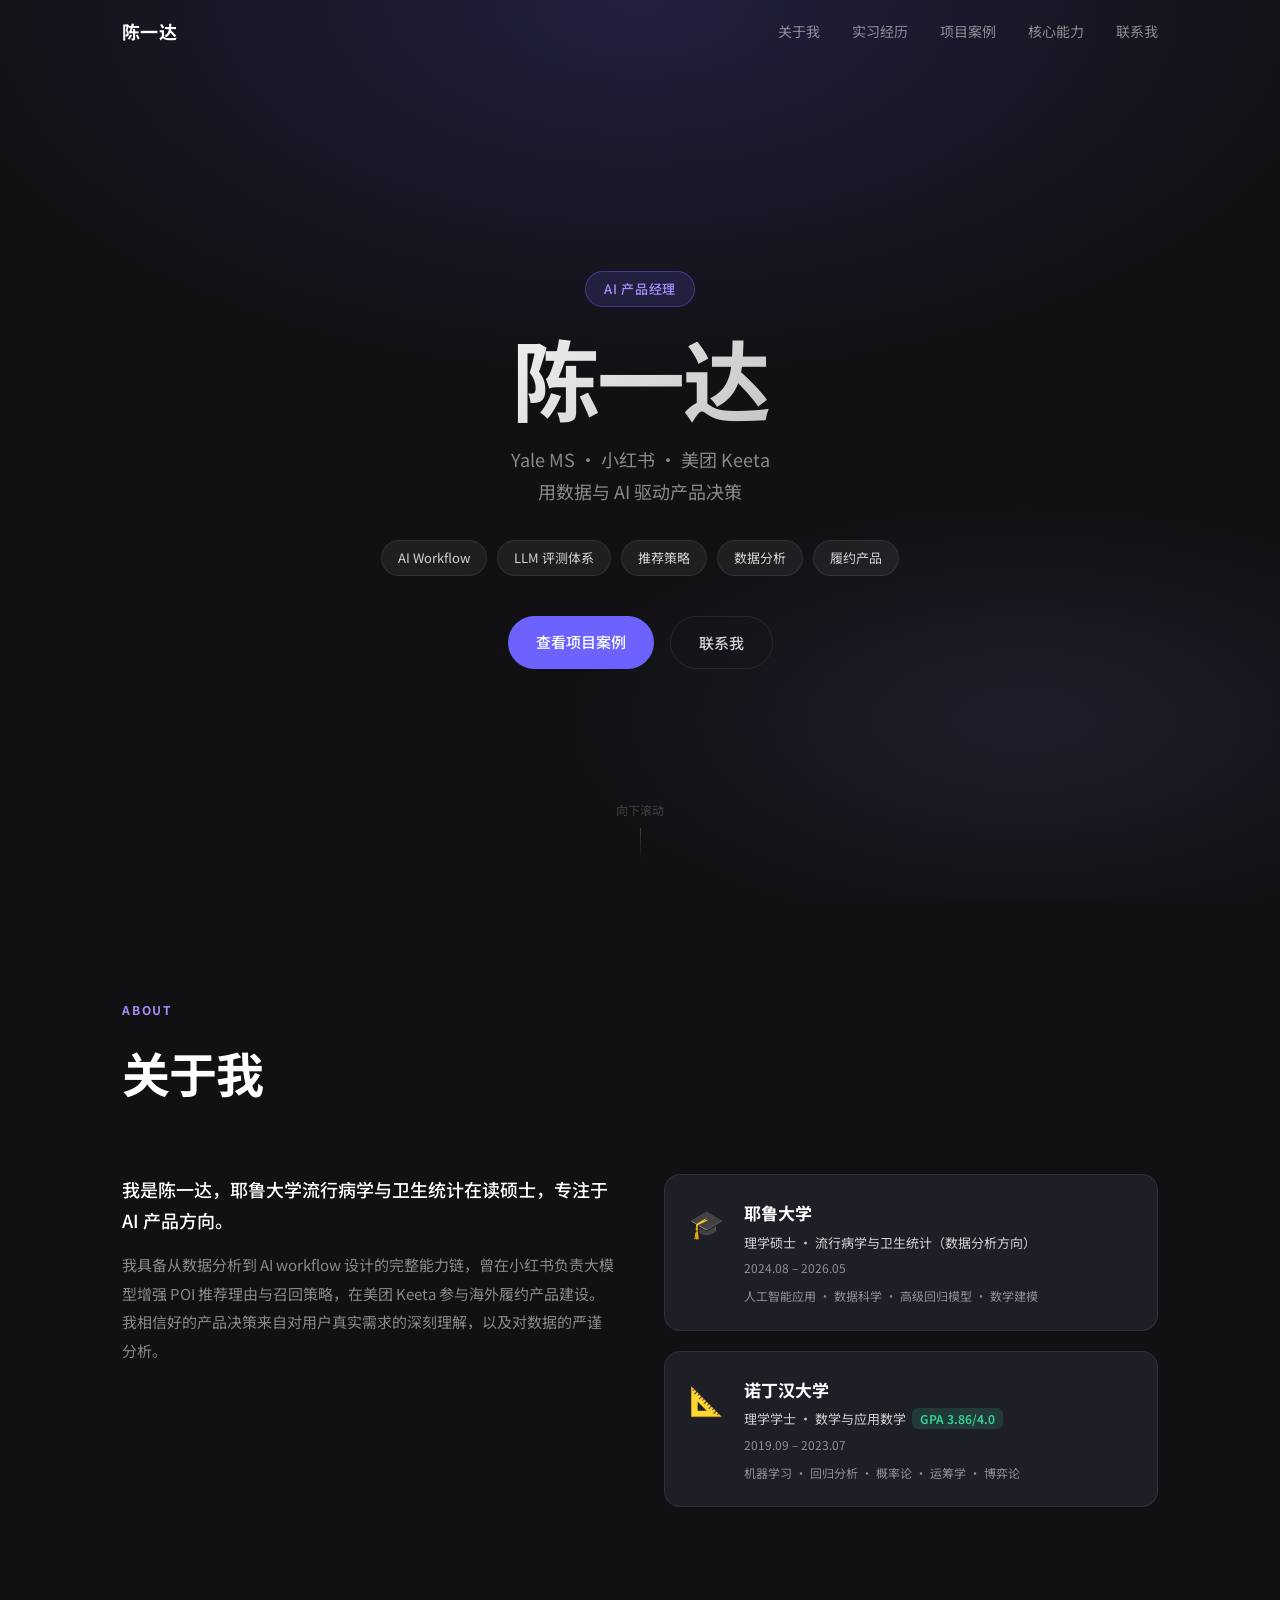
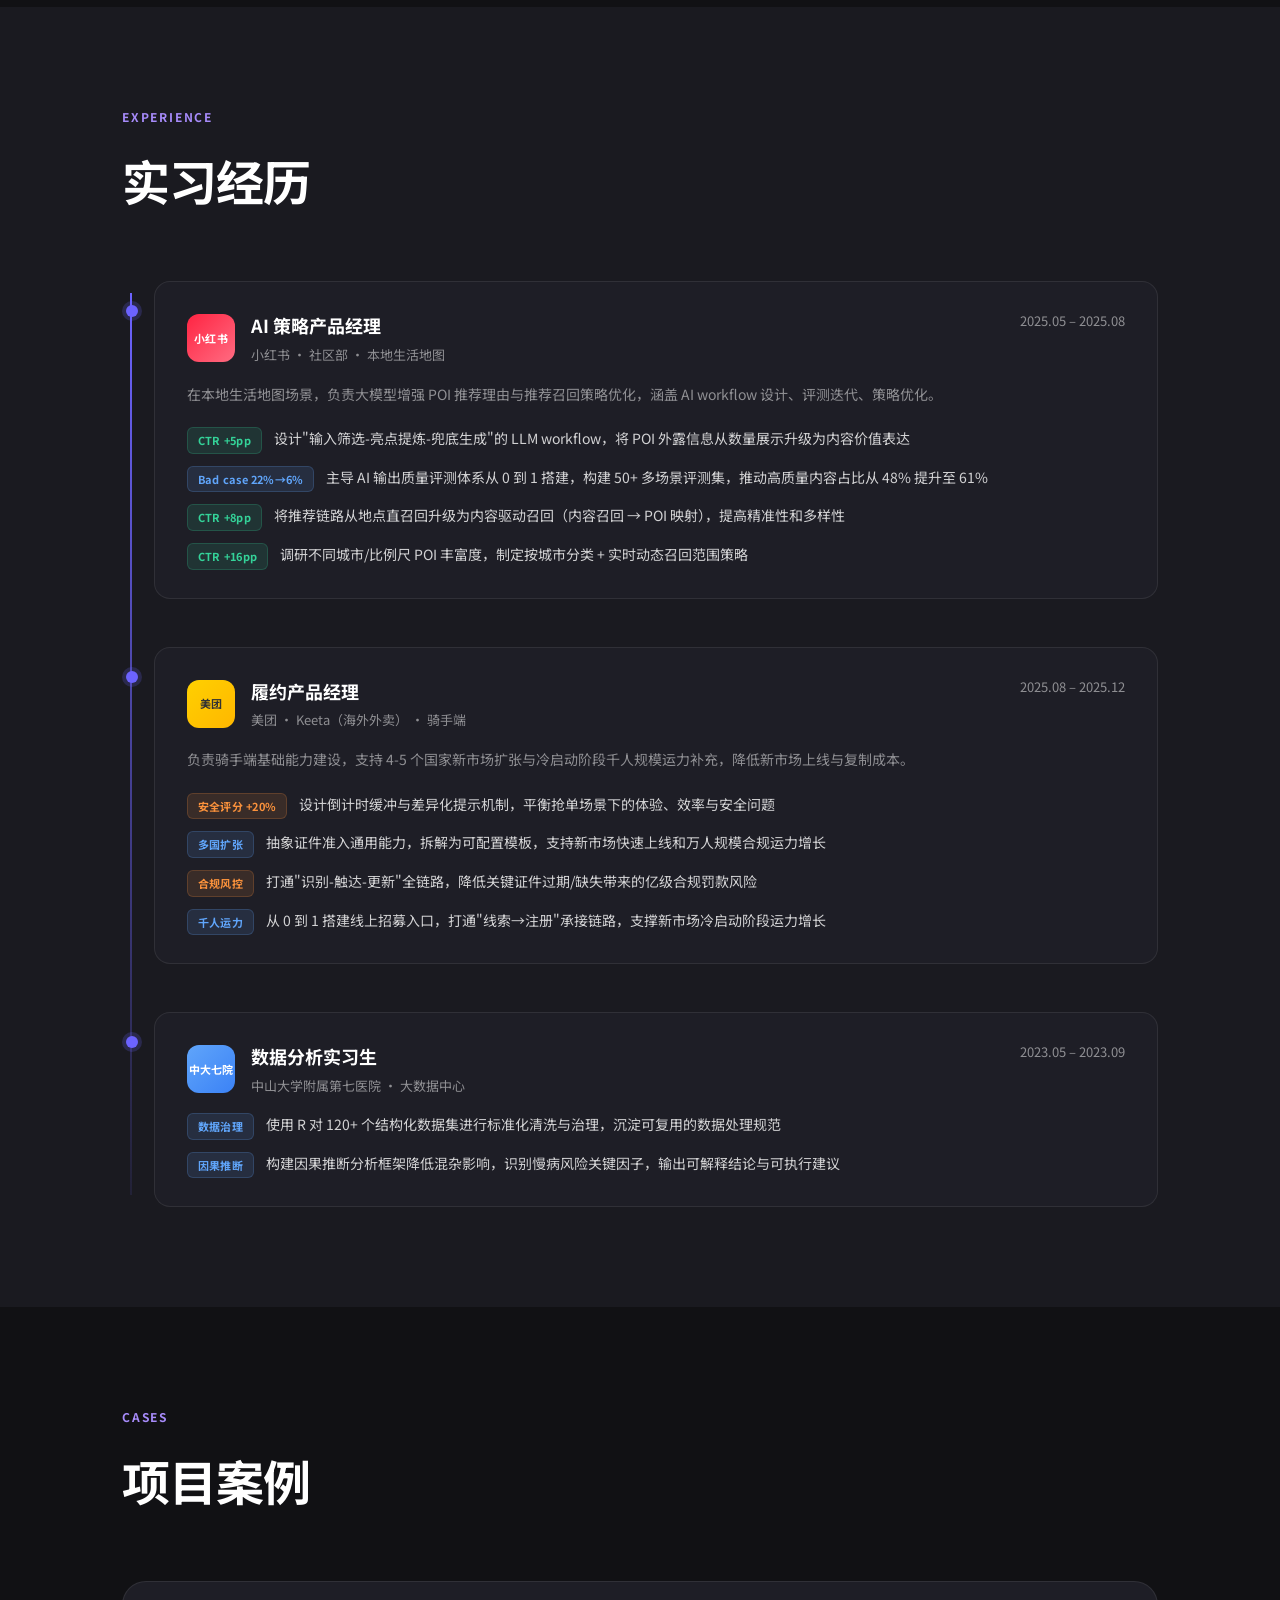
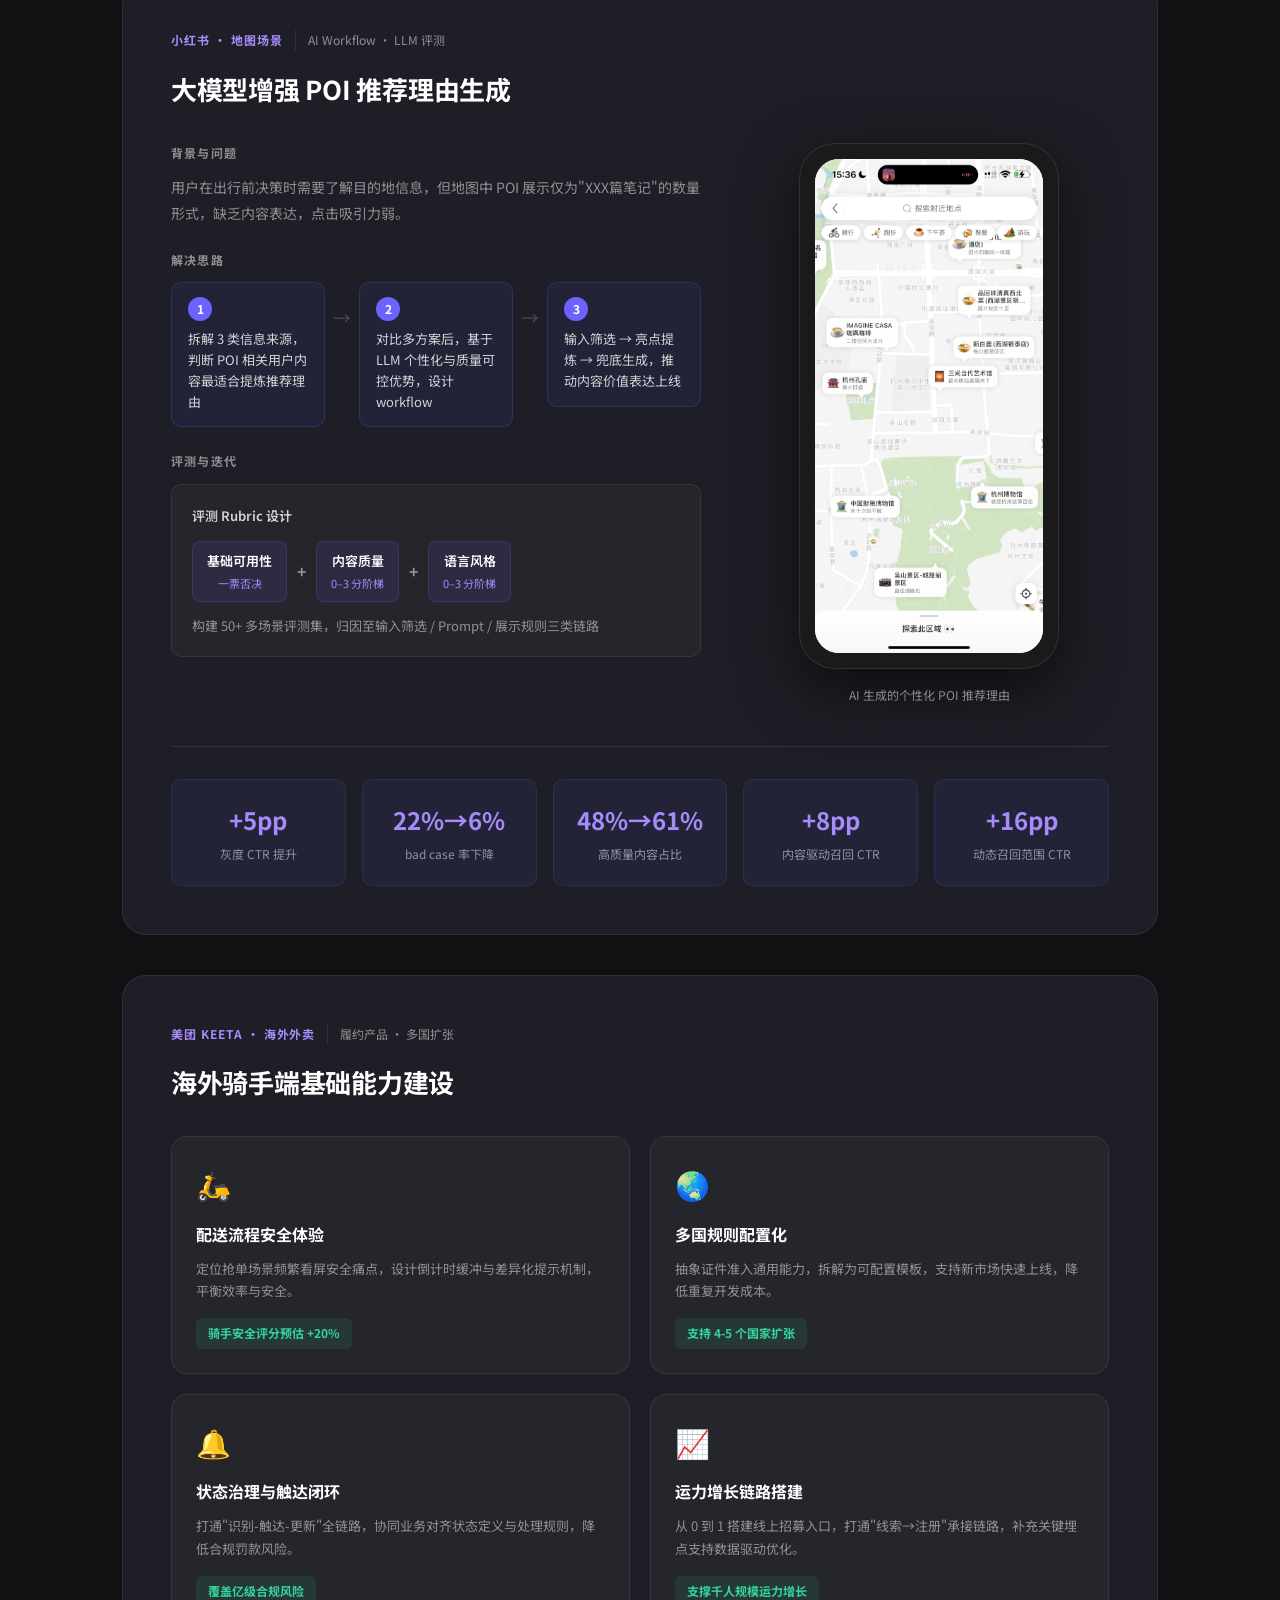
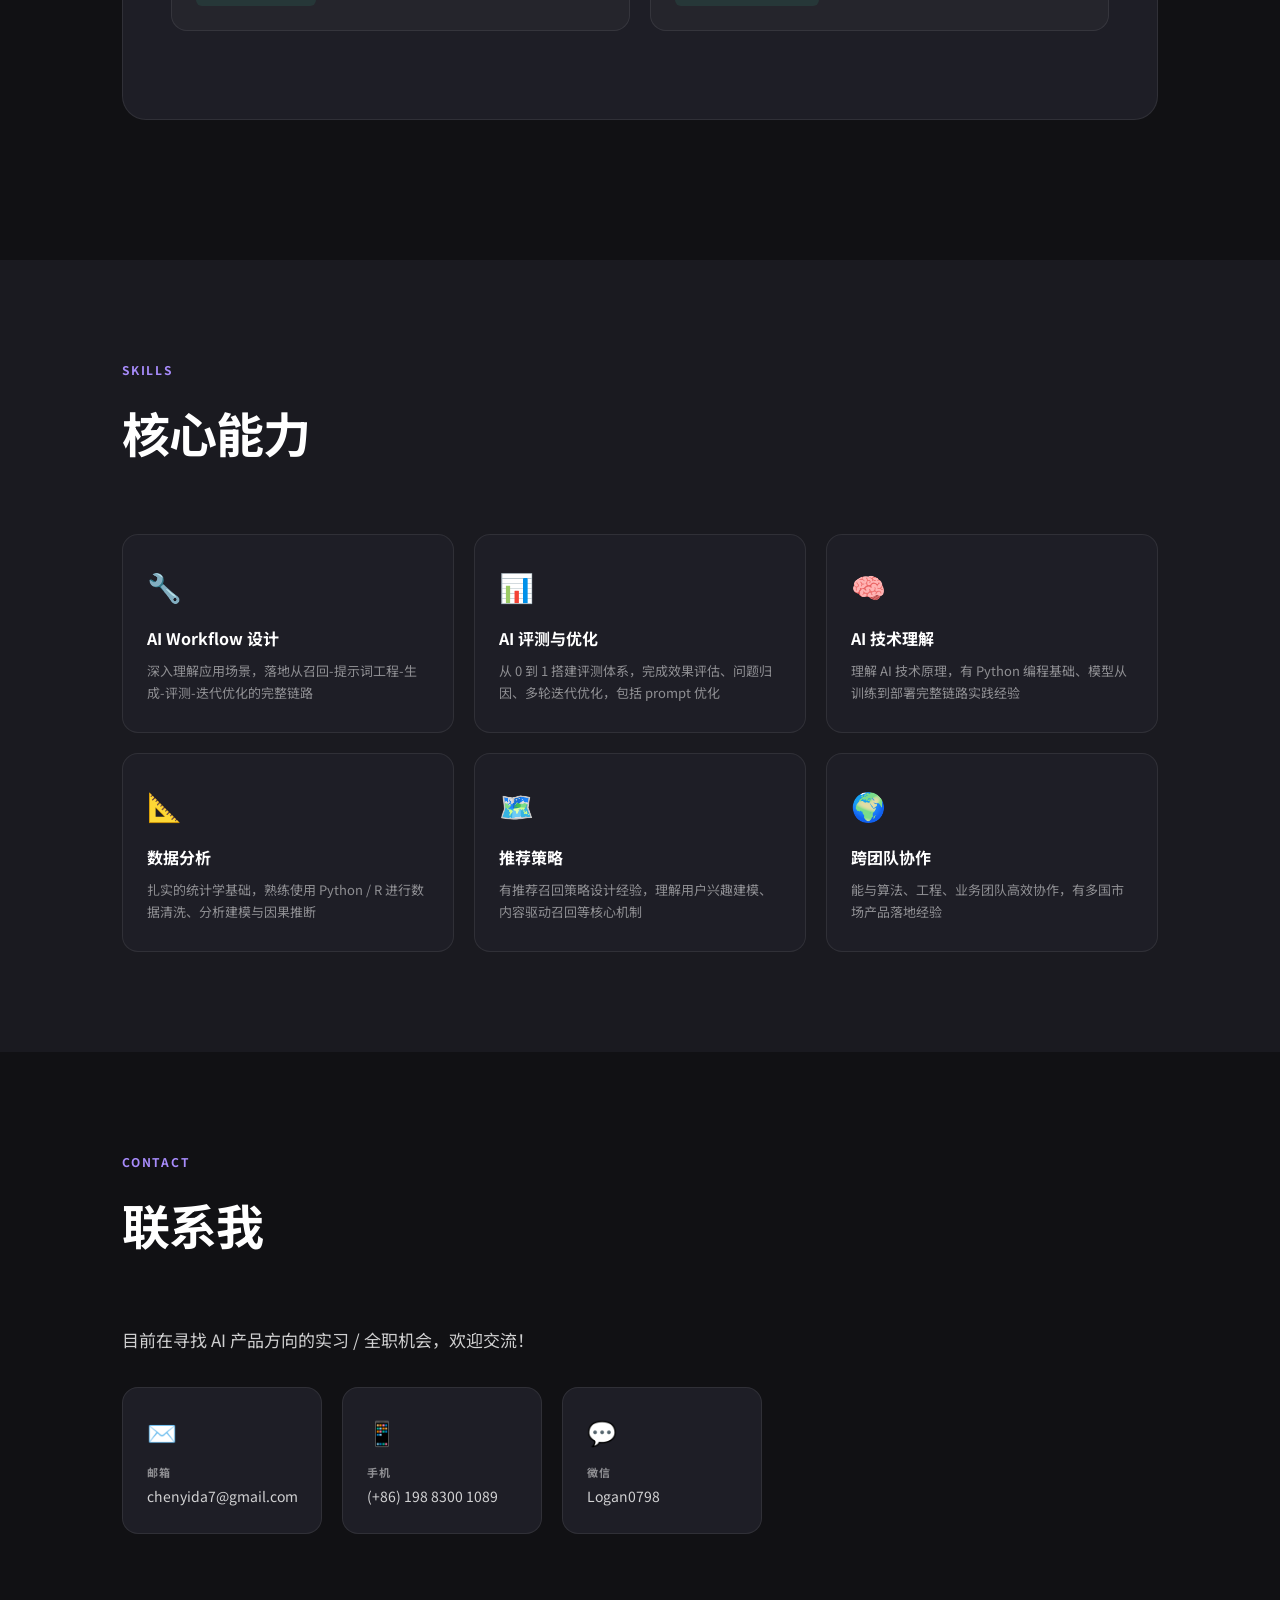
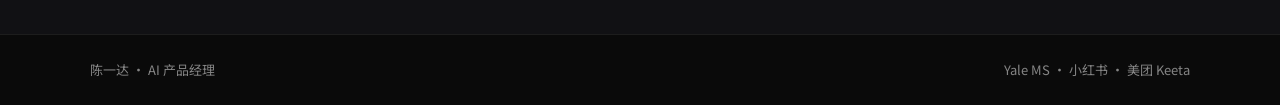
<file: index.html>
<!DOCTYPE html>
<html lang="zh-CN">
<head>
  <meta charset="UTF-8" />
  <meta name="viewport" content="width=device-width, initial-scale=1.0" />
  <title>陈一达 · AI产品经理</title>
  <link rel="preconnect" href="https://fonts.googleapis.com" />
  <link rel="preconnect" href="https://fonts.gstatic.com" crossorigin />
  <link href="https://fonts.googleapis.com/css2?family=Noto+Sans+SC:wght@300;400;500;700&display=swap" rel="stylesheet" />
  <link rel="stylesheet" href="style.css" />
</head>
<body>

  <!-- 导航栏 -->
  <nav class="nav" id="nav">
    <div class="nav-inner">
      <span class="nav-logo">陈一达</span>
      <ul class="nav-links">
        <li><a href="#about">关于我</a></li>
        <li><a href="#experience">实习经历</a></li>
        <li><a href="#cases">项目案例</a></li>
        <li><a href="#skills">核心能力</a></li>
        <li><a href="#contact">联系我</a></li>
      </ul>
    </div>
  </nav>

  <!-- Hero -->
  <section class="hero" id="hero">
    <div class="hero-bg"></div>
    <div class="hero-content">
      <div class="hero-tag">AI 产品经理</div>
      <h1 class="hero-name">陈一达</h1>
      <p class="hero-sub">Yale MS · 小红书 · 美团 Keeta<br/>用数据与 AI 驱动产品决策</p>
      <div class="hero-chips">
        <span class="chip">AI Workflow</span>
        <span class="chip">LLM 评测体系</span>
        <span class="chip">推荐策略</span>
        <span class="chip">数据分析</span>
        <span class="chip">履约产品</span>
      </div>
      <div class="hero-actions">
        <a href="#cases" class="btn btn-primary">查看项目案例</a>
        <a href="#contact" class="btn btn-ghost">联系我</a>
      </div>
    </div>
    <div class="hero-scroll">
      <span>向下滚动</span>
      <div class="scroll-arrow"></div>
    </div>
  </section>

  <!-- 关于我 -->
  <section class="section" id="about">
    <div class="container">
      <div class="section-header">
        <div class="section-label">ABOUT</div>
        <h2 class="section-title">关于我</h2>
      </div>
      <div class="about-grid">
        <div class="about-intro">
          <p class="about-lead">我是陈一达，耶鲁大学流行病学与卫生统计在读硕士，专注于 AI 产品方向。</p>
          <p class="about-text">我具备从数据分析到 AI workflow 设计的完整能力链，曾在小红书负责大模型增强 POI 推荐理由与召回策略，在美团 Keeta 参与海外履约产品建设。我相信好的产品决策来自对用户真实需求的深刻理解，以及对数据的严谨分析。</p>
        </div>
        <div class="edu-cards">
          <div class="edu-card">
            <div class="edu-icon">🎓</div>
            <div class="edu-info">
              <div class="edu-school">耶鲁大学</div>
              <div class="edu-degree">理学硕士 · 流行病学与卫生统计（数据分析方向）</div>
              <div class="edu-year">2024.08 – 2026.05</div>
              <div class="edu-courses">人工智能应用 · 数据科学 · 高级回归模型 · 数学建模</div>
            </div>
          </div>
          <div class="edu-card">
            <div class="edu-icon">📐</div>
            <div class="edu-info">
              <div class="edu-school">诺丁汉大学</div>
              <div class="edu-degree">理学学士 · 数学与应用数学 &nbsp;<span class="gpa">GPA 3.86/4.0</span></div>
              <div class="edu-year">2019.09 – 2023.07</div>
              <div class="edu-courses">机器学习 · 回归分析 · 概率论 · 运筹学 · 博弈论</div>
            </div>
          </div>
        </div>
      </div>
    </div>
  </section>

  <!-- 实习经历 -->
  <section class="section section-dark" id="experience">
    <div class="container">
      <div class="section-header">
        <div class="section-label">EXPERIENCE</div>
        <h2 class="section-title">实习经历</h2>
      </div>
      <div class="timeline">

        <!-- 小红书 -->
        <div class="timeline-item">
          <div class="timeline-dot"></div>
          <div class="timeline-card">
            <div class="exp-header">
              <div class="exp-company-wrap">
                <div class="exp-company-logo xhs-logo">小红书</div>
                <div>
                  <div class="exp-title">AI 策略产品经理</div>
                  <div class="exp-meta">小红书 · 社区部 · 本地生活地图</div>
                </div>
              </div>
              <div class="exp-date">2025.05 – 2025.08</div>
            </div>
            <p class="exp-overview">在本地生活地图场景，负责大模型增强 POI 推荐理由与推荐召回策略优化，涵盖 AI workflow 设计、评测迭代、策略优化。</p>
            <div class="exp-bullets">
              <div class="bullet-item">
                <div class="bullet-tag tag-green">CTR +5pp</div>
                <div class="bullet-text">设计"输入筛选-亮点提炼-兜底生成"的 LLM workflow，将 POI 外露信息从数量展示升级为内容价值表达</div>
              </div>
              <div class="bullet-item">
                <div class="bullet-tag tag-blue">Bad case 22%→6%</div>
                <div class="bullet-text">主导 AI 输出质量评测体系从 0 到 1 搭建，构建 50+ 多场景评测集，推动高质量内容占比从 48% 提升至 61%</div>
              </div>
              <div class="bullet-item">
                <div class="bullet-tag tag-green">CTR +8pp</div>
                <div class="bullet-text">将推荐链路从地点直召回升级为内容驱动召回（内容召回 → POI 映射），提高精准性和多样性</div>
              </div>
              <div class="bullet-item">
                <div class="bullet-tag tag-green">CTR +16pp</div>
                <div class="bullet-text">调研不同城市/比例尺 POI 丰富度，制定按城市分类 + 实时动态召回范围策略</div>
              </div>
            </div>
          </div>
        </div>

        <!-- 美团 -->
        <div class="timeline-item">
          <div class="timeline-dot"></div>
          <div class="timeline-card">
            <div class="exp-header">
              <div class="exp-company-wrap">
                <div class="exp-company-logo meituan-logo">美团</div>
                <div>
                  <div class="exp-title">履约产品经理</div>
                  <div class="exp-meta">美团 · Keeta（海外外卖） · 骑手端</div>
                </div>
              </div>
              <div class="exp-date">2025.08 – 2025.12</div>
            </div>
            <p class="exp-overview">负责骑手端基础能力建设，支持 4-5 个国家新市场扩张与冷启动阶段千人规模运力补充，降低新市场上线与复制成本。</p>
            <div class="exp-bullets">
              <div class="bullet-item">
                <div class="bullet-tag tag-orange">安全评分 +20%</div>
                <div class="bullet-text">设计倒计时缓冲与差异化提示机制，平衡抢单场景下的体验、效率与安全问题</div>
              </div>
              <div class="bullet-item">
                <div class="bullet-tag tag-blue">多国扩张</div>
                <div class="bullet-text">抽象证件准入通用能力，拆解为可配置模板，支持新市场快速上线和万人规模合规运力增长</div>
              </div>
              <div class="bullet-item">
                <div class="bullet-tag tag-orange">合规风控</div>
                <div class="bullet-text">打通"识别-触达-更新"全链路，降低关键证件过期/缺失带来的亿级合规罚款风险</div>
              </div>
              <div class="bullet-item">
                <div class="bullet-tag tag-blue">千人运力</div>
                <div class="bullet-text">从 0 到 1 搭建线上招募入口，打通"线索→注册"承接链路，支撑新市场冷启动阶段运力增长</div>
              </div>
            </div>
          </div>
        </div>

        <!-- 中山大学附属医院 -->
        <div class="timeline-item">
          <div class="timeline-dot"></div>
          <div class="timeline-card">
            <div class="exp-header">
              <div class="exp-company-wrap">
                <div class="exp-company-logo hospital-logo">中大七院</div>
                <div>
                  <div class="exp-title">数据分析实习生</div>
                  <div class="exp-meta">中山大学附属第七医院 · 大数据中心</div>
                </div>
              </div>
              <div class="exp-date">2023.05 – 2023.09</div>
            </div>
            <div class="exp-bullets">
              <div class="bullet-item">
                <div class="bullet-tag tag-blue">数据治理</div>
                <div class="bullet-text">使用 R 对 120+ 个结构化数据集进行标准化清洗与治理，沉淀可复用的数据处理规范</div>
              </div>
              <div class="bullet-item">
                <div class="bullet-tag tag-blue">因果推断</div>
                <div class="bullet-text">构建因果推断分析框架降低混杂影响，识别慢病风险关键因子，输出可解释结论与可执行建议</div>
              </div>
            </div>
          </div>
        </div>

      </div>
    </div>
  </section>

  <!-- 项目案例 -->
  <section class="section" id="cases">
    <div class="container">
      <div class="section-header">
        <div class="section-label">CASES</div>
        <h2 class="section-title">项目案例</h2>
      </div>

      <!-- 案例1 -->
      <div class="case-block">
        <div class="case-meta">
          <span class="case-company">小红书 · 地图场景</span>
          <span class="case-type">AI Workflow · LLM 评测</span>
        </div>
        <h3 class="case-title">大模型增强 POI 推荐理由生成</h3>
        <div class="case-grid">
          <div class="case-left">
            <div class="case-section-title">背景与问题</div>
            <p class="case-desc">用户在出行前决策时需要了解目的地信息，但地图中 POI 展示仅为"XXX篇笔记"的数量形式，缺乏内容表达，点击吸引力弱。</p>

            <div class="case-section-title">解决思路</div>
            <div class="flow-steps">
              <div class="flow-step">
                <div class="flow-num">1</div>
                <div class="flow-text">拆解 3 类信息来源，判断 POI 相关用户内容最适合提炼推荐理由</div>
              </div>
              <div class="flow-arrow">→</div>
              <div class="flow-step">
                <div class="flow-num">2</div>
                <div class="flow-text">对比多方案后，基于 LLM 个性化与质量可控优势，设计 workflow</div>
              </div>
              <div class="flow-arrow">→</div>
              <div class="flow-step">
                <div class="flow-num">3</div>
                <div class="flow-text">输入筛选 → 亮点提炼 → 兜底生成，推动内容价值表达上线</div>
              </div>
            </div>

            <div class="case-section-title" style="margin-top:24px">评测与迭代</div>
            <div class="rubric-box">
              <div class="rubric-title">评测 Rubric 设计</div>
              <div class="rubric-dims">
                <div class="rubric-dim">
                  <div class="dim-label">基础可用性</div>
                  <div class="dim-rule">一票否决</div>
                </div>
                <div class="rubric-sep">+</div>
                <div class="rubric-dim">
                  <div class="dim-label">内容质量</div>
                  <div class="dim-rule">0–3 分阶梯</div>
                </div>
                <div class="rubric-sep">+</div>
                <div class="rubric-dim">
                  <div class="dim-label">语言风格</div>
                  <div class="dim-rule">0–3 分阶梯</div>
                </div>
              </div>
              <div class="rubric-result">构建 50+ 多场景评测集，归因至输入筛选 / Prompt / 展示规则三类链路</div>
            </div>
          </div>
          <div class="case-right">
            <div class="case-phone-wrap">
              <div class="phone-frame">
                <div class="phone-screen phone-screen-img">
                  <img src="images/xhs-map.png" alt="小红书地图 AI 生成 POI 推荐理由" class="phone-screenshot" />
                </div>
              </div>
              <div class="phone-caption">AI 生成的个性化 POI 推荐理由</div>
            </div>
          </div>
        </div>
        <div class="case-results">
          <div class="result-card">
            <div class="result-num">+5pp</div>
            <div class="result-label">灰度 CTR 提升</div>
          </div>
          <div class="result-card">
            <div class="result-num">22%→6%</div>
            <div class="result-label">bad case 率下降</div>
          </div>
          <div class="result-card">
            <div class="result-num">48%→61%</div>
            <div class="result-label">高质量内容占比</div>
          </div>
          <div class="result-card">
            <div class="result-num">+8pp</div>
            <div class="result-label">内容驱动召回 CTR</div>
          </div>
          <div class="result-card">
            <div class="result-num">+16pp</div>
            <div class="result-label">动态召回范围 CTR</div>
          </div>
        </div>
      </div>

      <!-- 案例2 -->
      <div class="case-block">
        <div class="case-meta">
          <span class="case-company">美团 Keeta · 海外外卖</span>
          <span class="case-type">履约产品 · 多国扩张</span>
        </div>
        <h3 class="case-title">海外骑手端基础能力建设</h3>
        <div class="case-grid case-grid-2">
          <div class="case-module">
            <div class="module-icon">🛵</div>
            <div class="module-title">配送流程安全体验</div>
            <div class="module-desc">定位抢单场景频繁看屏安全痛点，设计倒计时缓冲与差异化提示机制，平衡效率与安全。</div>
            <div class="module-result">骑手安全评分预估 +20%</div>
          </div>
          <div class="case-module">
            <div class="module-icon">🌏</div>
            <div class="module-title">多国规则配置化</div>
            <div class="module-desc">抽象证件准入通用能力，拆解为可配置模板，支持新市场快速上线，降低重复开发成本。</div>
            <div class="module-result">支持 4-5 个国家扩张</div>
          </div>
          <div class="case-module">
            <div class="module-icon">🔔</div>
            <div class="module-title">状态治理与触达闭环</div>
            <div class="module-desc">打通"识别-触达-更新"全链路，协同业务对齐状态定义与处理规则，降低合规罚款风险。</div>
            <div class="module-result">覆盖亿级合规风险</div>
          </div>
          <div class="case-module">
            <div class="module-icon">📈</div>
            <div class="module-title">运力增长链路搭建</div>
            <div class="module-desc">从 0 到 1 搭建线上招募入口，打通"线索→注册"承接链路，补充关键埋点支持数据驱动优化。</div>
            <div class="module-result">支撑千人规模运力增长</div>
          </div>
        </div>
      </div>

    </div>
  </section>

  <!-- 核心能力 -->
  <section class="section section-dark" id="skills">
    <div class="container">
      <div class="section-header">
        <div class="section-label">SKILLS</div>
        <h2 class="section-title">核心能力</h2>
      </div>
      <div class="skills-grid">
        <div class="skill-card">
          <div class="skill-icon">🔧</div>
          <div class="skill-name">AI Workflow 设计</div>
          <div class="skill-desc">深入理解应用场景，落地从召回-提示词工程-生成-评测-迭代优化的完整链路</div>
        </div>
        <div class="skill-card">
          <div class="skill-icon">📊</div>
          <div class="skill-name">AI 评测与优化</div>
          <div class="skill-desc">从 0 到 1 搭建评测体系，完成效果评估、问题归因、多轮迭代优化，包括 prompt 优化</div>
        </div>
        <div class="skill-card">
          <div class="skill-icon">🧠</div>
          <div class="skill-name">AI 技术理解</div>
          <div class="skill-desc">理解 AI 技术原理，有 Python 编程基础、模型从训练到部署完整链路实践经验</div>
        </div>
        <div class="skill-card">
          <div class="skill-icon">📐</div>
          <div class="skill-name">数据分析</div>
          <div class="skill-desc">扎实的统计学基础，熟练使用 Python / R 进行数据清洗、分析建模与因果推断</div>
        </div>
        <div class="skill-card">
          <div class="skill-icon">🗺️</div>
          <div class="skill-name">推荐策略</div>
          <div class="skill-desc">有推荐召回策略设计经验，理解用户兴趣建模、内容驱动召回等核心机制</div>
        </div>
        <div class="skill-card">
          <div class="skill-icon">🌍</div>
          <div class="skill-name">跨团队协作</div>
          <div class="skill-desc">能与算法、工程、业务团队高效协作，有多国市场产品落地经验</div>
        </div>
      </div>
    </div>
  </section>

  <!-- 联系我 -->
  <section class="section" id="contact">
    <div class="container">
      <div class="section-header">
        <div class="section-label">CONTACT</div>
        <h2 class="section-title">联系我</h2>
      </div>
      <div class="contact-wrap">
        <p class="contact-intro">目前在寻找 AI 产品方向的实习 / 全职机会，欢迎交流！</p>
        <div class="contact-cards">
          <a class="contact-card" href="mailto:chenyida7@gmail.com">
            <div class="contact-icon">✉️</div>
            <div class="contact-label">邮箱</div>
            <div class="contact-value">chenyida7@gmail.com</div>
          </a>
          <div class="contact-card">
            <div class="contact-icon">📱</div>
            <div class="contact-label">手机</div>
            <div class="contact-value">(+86) 198 8300 1089</div>
          </div>
          <div class="contact-card">
            <div class="contact-icon">💬</div>
            <div class="contact-label">微信</div>
            <div class="contact-value">Logan0798</div>
          </div>
        </div>
      </div>
    </div>
  </section>

  <!-- Footer -->
  <footer class="footer">
    <div class="footer-inner">
      <span>陈一达 · AI 产品经理</span>
      <span>Yale MS · 小红书 · 美团 Keeta</span>
    </div>
  </footer>

  <script src="script.js"></script>
</body>
</html>
</file>
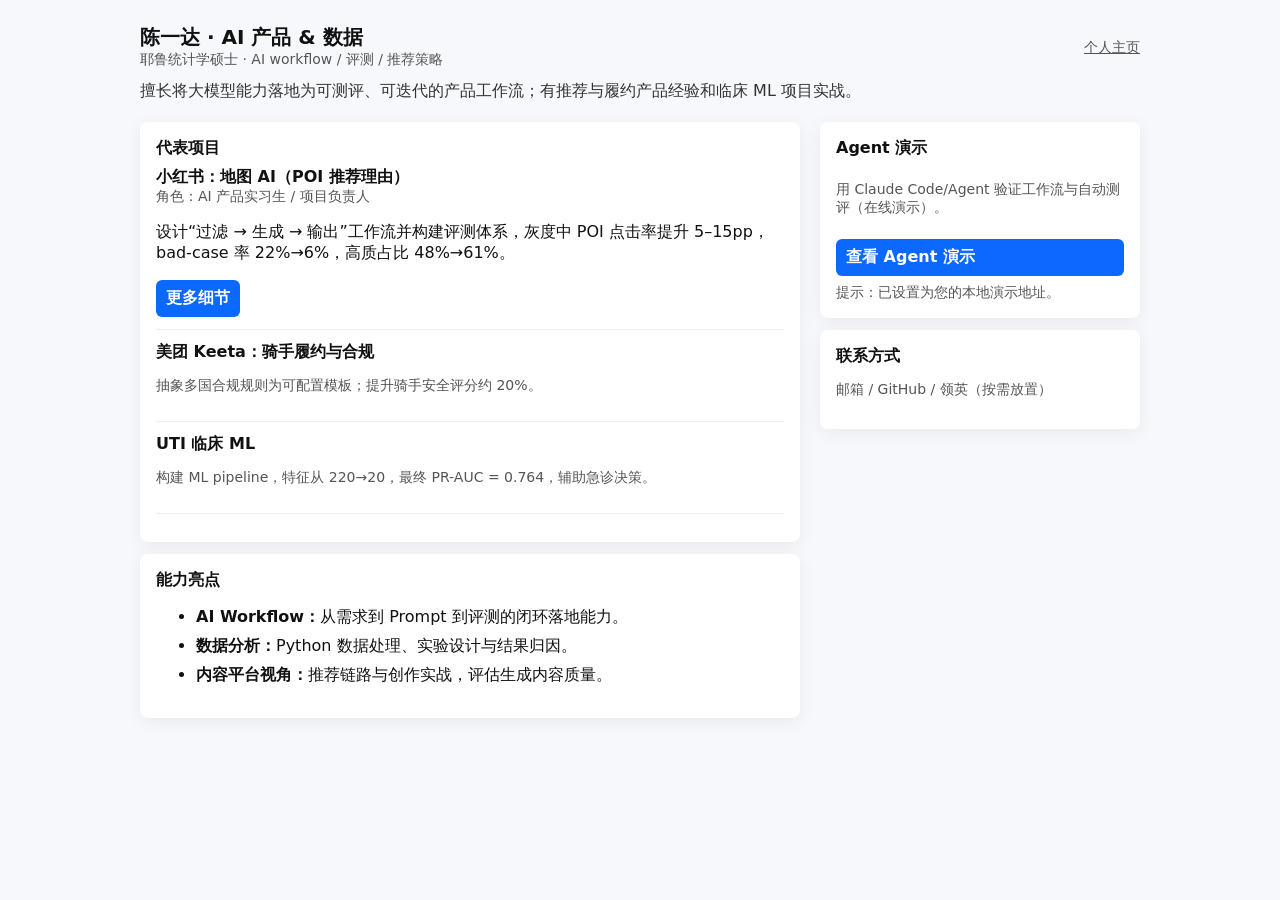
<file: portfolio/index.html>
<!doctype html>
<html lang="zh-CN">
<head>
  <meta charset="utf-8" />
  <meta name="viewport" content="width=device-width,initial-scale=1" />
  <title>Chen Yida — Portfolio</title>
  <style>
    body{font-family:Inter,system-ui,Arial,sans-serif;color:#111;margin:0;padding:24px;background:#f7f8fb}
    .container{max-width:1000px;margin:0 auto}
    header{display:flex;align-items:center;justify-content:space-between}
    .name{font-size:20px;font-weight:700}
    .lead{margin-top:12px;color:#333}
    .grid{display:grid;grid-template-columns:1fr 320px;gap:20px;margin-top:20px}
    .card{background:white;border-radius:8px;padding:16px;box-shadow:0 4px 18px rgba(17,24,39,0.06)}
    .card h3{margin:0 0 8px 0;font-size:16px}
    .muted{color:#555;font-size:14px}
    .skills li{margin-bottom:8px}
    .projects .project{margin-bottom:12px;padding-bottom:12px;border-bottom:1px solid #eee}
    .agent-embed{display:flex;flex-direction:column;gap:8px}
    .btn{display:inline-block;background:#0b69ff;color:#fff;padding:8px 10px;border-radius:6px;text-decoration:none;font-weight:600}
    @media(max-width:840px){.grid{grid-template-columns:1fr}}
  </style>
</head>
<body>
  <div class="container">
    <header>
      <div>
        <div class="name">陈一达 · AI 产品 & 数据</div>
        <div class="muted">耶鲁统计学硕士 · AI workflow / 评测 / 推荐策略</div>
      </div>
      <div><a href="https://chenyida7-prog.github.io/portfolio/" class="muted">个人主页</a></div>
    </header>

    <p class="lead">擅长将大模型能力落地为可测评、可迭代的产品工作流；有推荐与履约产品经验和临床 ML 项目实战。</p>

    <div class="grid">
      <div>
        <div class="card projects">
          <h3>代表项目</h3>

          <div class="project">
            <strong>小红书：地图 AI（POI 推荐理由）</strong>
            <div class="muted">角色：AI 产品实习生 / 项目负责人</div>
            <p>设计“过滤 → 生成 → 输出”工作流并构建评测体系，灰度中 POI 点击率提升 5–15pp，bad-case 率 22%→6%，高质占比 48%→61%。</p>
            <a class="btn" href="#readmore">更多细节</a>
          </div>

          <div class="project">
            <strong>美团 Keeta：骑手履约与合规</strong>
            <p class="muted">抽象多国合规规则为可配置模板；提升骑手安全评分约 20%。</p>
          </div>

          <div class="project">
            <strong>UTI 临床 ML</strong>
            <p class="muted">构建 ML pipeline，特征从 220→20，最终 PR-AUC = 0.764，辅助急诊决策。</p>
          </div>
        </div>

        <div class="card" style="margin-top:12px">
          <h3>能力亮点</h3>
          <ul class="skills">
            <li><strong>AI Workflow：</strong>从需求到 Prompt 到评测的闭环落地能力。</li>
            <li><strong>数据分析：</strong>Python 数据处理、实验设计与结果归因。</li>
            <li><strong>内容平台视角：</strong>推荐链路与创作实战，评估生成内容质量。</li>
          </ul>
        </div>
      </div>

      <aside>
        <div class="card">
          <h3>Agent 演示</h3>
          <div class="agent-embed">
            <p class="muted">用 Claude Code/Agent 验证工作流与自动测评（在线演示）。</p>
            <a class="btn" href="http://127.0.0.1:8000/" id="agent-link" target="_blank">查看 Agent 演示</a>
            <small class="muted">提示：已设置为您的本地演示地址。</small>
          </div>
        </div>

        <div class="card" style="margin-top:12px">
          <h3>联系方式</h3>
          <p class="muted">邮箱 / GitHub / 领英（按需放置）</p>
        </div>
      </aside>
    </div>
  </div>
</body>
</html>
</file>
<file: style.css>
/* ===== Reset & Base ===== */
*, *::before, *::after { box-sizing: border-box; margin: 0; padding: 0; }

:root {
  --black: #0a0a0a;
  --dark: #111114;
  --dark2: #1a1a20;
  --card: #1e1e26;
  --border: rgba(255,255,255,0.08);
  --white: #ffffff;
  --white80: rgba(255,255,255,0.8);
  --white50: rgba(255,255,255,0.5);
  --white20: rgba(255,255,255,0.2);
  --accent: #6c63ff;
  --accent2: #a78bfa;
  --green: #34d399;
  --orange: #fb923c;
  --blue: #60a5fa;
  --radius: 16px;
  --radius-sm: 10px;
  --shadow: 0 4px 32px rgba(0,0,0,0.4);
}

html { scroll-behavior: smooth; }

body {
  font-family: 'Noto Sans SC', 'PingFang SC', 'Helvetica Neue', sans-serif;
  background: var(--dark);
  color: var(--white);
  line-height: 1.7;
  font-size: 15px;
  overflow-x: hidden;
}

a { text-decoration: none; color: inherit; }

/* ===== Nav ===== */
.nav {
  position: fixed;
  top: 0; left: 0; right: 0;
  z-index: 100;
  padding: 16px 0;
  transition: background 0.3s, backdrop-filter 0.3s;
}
.nav.scrolled {
  background: rgba(10,10,10,0.85);
  backdrop-filter: blur(20px);
  border-bottom: 1px solid var(--border);
}
.nav-inner {
  max-width: 1100px;
  margin: 0 auto;
  padding: 0 32px;
  display: flex;
  align-items: center;
  justify-content: space-between;
}
.nav-logo {
  font-size: 18px;
  font-weight: 700;
  letter-spacing: 0.02em;
}
.nav-links {
  list-style: none;
  display: flex;
  gap: 32px;
}
.nav-links a {
  font-size: 14px;
  color: var(--white50);
  transition: color 0.2s;
}
.nav-links a:hover { color: var(--white); }

/* ===== Hero ===== */
.hero {
  min-height: 100vh;
  display: flex;
  flex-direction: column;
  align-items: center;
  justify-content: center;
  text-align: center;
  position: relative;
  overflow: hidden;
  padding: 120px 32px 80px;
}
.hero-bg {
  position: absolute;
  inset: 0;
  background:
    radial-gradient(ellipse 80% 60% at 50% 0%, rgba(108,99,255,0.18) 0%, transparent 70%),
    radial-gradient(ellipse 60% 40% at 80% 80%, rgba(167,139,250,0.10) 0%, transparent 60%);
  pointer-events: none;
}
.hero-content { position: relative; z-index: 1; max-width: 720px; }
.hero-tag {
  display: inline-block;
  background: rgba(108,99,255,0.15);
  border: 1px solid rgba(108,99,255,0.4);
  color: var(--accent2);
  font-size: 13px;
  font-weight: 500;
  padding: 6px 18px;
  border-radius: 100px;
  letter-spacing: 0.06em;
  margin-bottom: 24px;
}
.hero-name {
  font-size: clamp(52px, 8vw, 88px);
  font-weight: 700;
  letter-spacing: -0.03em;
  line-height: 1.05;
  margin-bottom: 20px;
  background: linear-gradient(135deg, #fff 0%, rgba(255,255,255,0.7) 100%);
  -webkit-background-clip: text;
  -webkit-text-fill-color: transparent;
  background-clip: text;
}
.hero-sub {
  font-size: 18px;
  color: var(--white50);
  margin-bottom: 32px;
  line-height: 1.8;
}
.hero-chips {
  display: flex;
  flex-wrap: wrap;
  gap: 10px;
  justify-content: center;
  margin-bottom: 40px;
}
.chip {
  background: rgba(255,255,255,0.06);
  border: 1px solid var(--border);
  font-size: 13px;
  padding: 6px 16px;
  border-radius: 100px;
  color: var(--white80);
}
.hero-actions { display: flex; gap: 16px; justify-content: center; flex-wrap: wrap; }
.btn {
  padding: 13px 28px;
  border-radius: 100px;
  font-size: 15px;
  font-weight: 500;
  cursor: pointer;
  transition: all 0.2s;
}
.btn-primary {
  background: var(--accent);
  color: white;
}
.btn-primary:hover {
  background: #7b74ff;
  transform: translateY(-2px);
  box-shadow: 0 8px 24px rgba(108,99,255,0.4);
}
.btn-ghost {
  background: transparent;
  border: 1px solid var(--border);
  color: var(--white80);
}
.btn-ghost:hover {
  border-color: var(--white50);
  background: rgba(255,255,255,0.05);
}
.hero-scroll {
  position: absolute;
  bottom: 40px;
  left: 50%;
  transform: translateX(-50%);
  display: flex;
  flex-direction: column;
  align-items: center;
  gap: 8px;
  color: var(--white20);
  font-size: 12px;
}
.scroll-arrow {
  width: 1px;
  height: 32px;
  background: linear-gradient(to bottom, var(--white20), transparent);
  animation: scrollPulse 2s infinite;
}
@keyframes scrollPulse {
  0%, 100% { opacity: 0.3; }
  50% { opacity: 1; }
}

/* ===== Sections ===== */
.section { padding: 100px 0; }
.section-dark { background: var(--dark2); }
.container { max-width: 1100px; margin: 0 auto; padding: 0 32px; }
.section-header { margin-bottom: 60px; }
.section-label {
  font-size: 12px;
  font-weight: 700;
  letter-spacing: 0.15em;
  color: var(--accent2);
  margin-bottom: 12px;
}
.section-title {
  font-size: clamp(32px, 5vw, 48px);
  font-weight: 700;
  letter-spacing: -0.02em;
}

/* ===== About ===== */
.about-grid {
  display: grid;
  grid-template-columns: 1fr 1fr;
  gap: 48px;
  align-items: start;
}
.about-lead {
  font-size: 18px;
  font-weight: 500;
  color: var(--white);
  margin-bottom: 16px;
  line-height: 1.7;
}
.about-text { color: var(--white50); line-height: 1.9; }
.edu-cards { display: flex; flex-direction: column; gap: 20px; }
.edu-card {
  background: var(--card);
  border: 1px solid var(--border);
  border-radius: var(--radius);
  padding: 24px;
  display: flex;
  gap: 20px;
  align-items: flex-start;
  transition: border-color 0.2s, transform 0.2s;
}
.edu-card:hover {
  border-color: rgba(108,99,255,0.3);
  transform: translateY(-2px);
}
.edu-icon { font-size: 28px; flex-shrink: 0; }
.edu-school { font-size: 17px; font-weight: 700; margin-bottom: 4px; }
.edu-degree { font-size: 13px; color: var(--white80); margin-bottom: 4px; }
.gpa {
  background: rgba(52,211,153,0.15);
  color: var(--green);
  padding: 2px 8px;
  border-radius: 6px;
  font-size: 12px;
  font-weight: 600;
}
.edu-year { font-size: 12px; color: var(--white50); margin-bottom: 8px; }
.edu-courses { font-size: 12px; color: var(--white50); line-height: 1.6; }

/* ===== Timeline ===== */
.timeline { position: relative; padding-left: 32px; }
.timeline::before {
  content: '';
  position: absolute;
  left: 8px;
  top: 12px;
  bottom: 12px;
  width: 2px;
  background: linear-gradient(to bottom, var(--accent), rgba(108,99,255,0.1));
}
.timeline-item { position: relative; margin-bottom: 48px; }
.timeline-item:last-child { margin-bottom: 0; }
.timeline-dot {
  position: absolute;
  left: -28px;
  top: 24px;
  width: 12px;
  height: 12px;
  border-radius: 50%;
  background: var(--accent);
  box-shadow: 0 0 0 4px rgba(108,99,255,0.2);
}
.timeline-card {
  background: var(--card);
  border: 1px solid var(--border);
  border-radius: var(--radius);
  padding: 28px 32px;
  transition: border-color 0.2s, transform 0.2s;
}
.timeline-card:hover {
  border-color: rgba(108,99,255,0.3);
  transform: translateX(4px);
}
.exp-header {
  display: flex;
  justify-content: space-between;
  align-items: flex-start;
  margin-bottom: 16px;
  flex-wrap: wrap;
  gap: 12px;
}
.exp-company-wrap { display: flex; align-items: center; gap: 16px; }
.exp-company-logo {
  width: 48px;
  height: 48px;
  border-radius: 12px;
  display: flex;
  align-items: center;
  justify-content: center;
  font-size: 11px;
  font-weight: 700;
  flex-shrink: 0;
  letter-spacing: 0.01em;
  text-align: center;
}
.xhs-logo { background: linear-gradient(135deg, #ff2442, #ff6b81); color: white; }
.meituan-logo { background: linear-gradient(135deg, #ffd000, #ffb700); color: #333; }
.hospital-logo { background: linear-gradient(135deg, #60a5fa, #3b82f6); color: white; }
.exp-title { font-size: 18px; font-weight: 700; margin-bottom: 3px; }
.exp-meta { font-size: 13px; color: var(--white50); }
.exp-date { font-size: 13px; color: var(--white50); white-space: nowrap; }
.exp-overview { font-size: 14px; color: var(--white50); margin-bottom: 20px; line-height: 1.8; }
.exp-bullets { display: flex; flex-direction: column; gap: 12px; }
.bullet-item { display: flex; gap: 12px; align-items: flex-start; }
.bullet-tag {
  font-size: 11px;
  font-weight: 700;
  padding: 3px 10px;
  border-radius: 6px;
  white-space: nowrap;
  flex-shrink: 0;
  letter-spacing: 0.02em;
}
.tag-green { background: rgba(52,211,153,0.12); color: var(--green); border: 1px solid rgba(52,211,153,0.2); }
.tag-blue { background: rgba(96,165,250,0.12); color: var(--blue); border: 1px solid rgba(96,165,250,0.2); }
.tag-orange { background: rgba(251,146,60,0.12); color: var(--orange); border: 1px solid rgba(251,146,60,0.2); }
.bullet-text { font-size: 14px; color: var(--white80); line-height: 1.7; }

/* ===== Cases ===== */
.case-block {
  background: var(--card);
  border: 1px solid var(--border);
  border-radius: 24px;
  padding: 48px;
  margin-bottom: 40px;
  transition: border-color 0.2s;
}
.case-block:hover { border-color: rgba(108,99,255,0.25); }
.case-meta {
  display: flex;
  gap: 12px;
  margin-bottom: 16px;
  flex-wrap: wrap;
}
.case-company {
  font-size: 12px;
  font-weight: 700;
  letter-spacing: 0.08em;
  color: var(--accent2);
  text-transform: uppercase;
}
.case-type {
  font-size: 12px;
  color: var(--white50);
  padding-left: 12px;
  border-left: 1px solid var(--border);
}
.case-title { font-size: 26px; font-weight: 700; margin-bottom: 32px; letter-spacing: -0.01em; }
.case-grid {
  display: grid;
  grid-template-columns: 1fr 360px;
  gap: 48px;
  align-items: start;
  margin-bottom: 40px;
}
.case-section-title {
  font-size: 12px;
  font-weight: 700;
  letter-spacing: 0.1em;
  color: var(--white50);
  text-transform: uppercase;
  margin-bottom: 12px;
  margin-top: 24px;
}
.case-section-title:first-child { margin-top: 0; }
.case-desc { font-size: 14px; color: var(--white50); line-height: 1.8; margin-bottom: 24px; }

/* Flow */
.flow-steps {
  display: flex;
  gap: 8px;
  align-items: flex-start;
  flex-wrap: wrap;
}
.flow-step {
  flex: 1;
  min-width: 120px;
  background: rgba(108,99,255,0.08);
  border: 1px solid rgba(108,99,255,0.2);
  border-radius: var(--radius-sm);
  padding: 14px 16px;
}
.flow-num {
  width: 24px;
  height: 24px;
  background: var(--accent);
  border-radius: 50%;
  display: flex;
  align-items: center;
  justify-content: center;
  font-size: 12px;
  font-weight: 700;
  margin-bottom: 8px;
}
.flow-text { font-size: 13px; color: var(--white80); line-height: 1.6; }
.flow-arrow { color: var(--white20); font-size: 18px; padding-top: 20px; flex-shrink: 0; }

/* Rubric */
.rubric-box {
  background: rgba(255,255,255,0.03);
  border: 1px solid var(--border);
  border-radius: var(--radius-sm);
  padding: 20px;
}
.rubric-title { font-size: 13px; font-weight: 600; margin-bottom: 14px; color: var(--white80); }
.rubric-dims { display: flex; align-items: center; gap: 10px; margin-bottom: 14px; flex-wrap: wrap; }
.rubric-dim {
  background: rgba(108,99,255,0.1);
  border: 1px solid rgba(108,99,255,0.2);
  border-radius: 8px;
  padding: 8px 14px;
  text-align: center;
}
.dim-label { font-size: 13px; font-weight: 600; color: var(--white); margin-bottom: 2px; }
.dim-rule { font-size: 11px; color: var(--accent2); }
.rubric-sep { color: var(--white50); font-weight: 700; font-size: 16px; }
.rubric-result { font-size: 13px; color: var(--white50); line-height: 1.6; }

/* Phone */
.case-phone-wrap { display: flex; flex-direction: column; align-items: center; gap: 16px; }
.phone-frame {
  width: 260px;
  background: #1a1a1a;
  border-radius: 36px;
  padding: 16px;
  box-shadow: 0 20px 60px rgba(0,0,0,0.6), inset 0 0 0 1px rgba(255,255,255,0.1);
}
.phone-screen {
  background: #fff;
  border-radius: 24px;
  overflow: hidden;
  height: 420px;
}
.phone-screen-img {
  height: auto;
  max-height: 560px;
}
.phone-screenshot {
  width: 100%;
  height: 100%;
  object-fit: cover;
  object-position: top;
  display: block;
}
.map-demo {
  height: 100%;
  display: flex;
  flex-direction: column;
  background: #e8f0d8;
  position: relative;
  overflow: hidden;
}
.map-bg {
  flex: 1;
  position: relative;
  padding: 12px;
}
.map-label {
  font-size: 11px;
  color: #555;
  font-weight: 500;
  background: rgba(255,255,255,0.8);
  display: inline-block;
  padding: 3px 8px;
  border-radius: 6px;
  font-family: -apple-system, sans-serif;
}
.poi-bubble {
  position: absolute;
  background: white;
  border-radius: 12px;
  padding: 8px 12px;
  display: flex;
  align-items: center;
  gap: 8px;
  box-shadow: 0 2px 12px rgba(0,0,0,0.12);
  max-width: 160px;
}
.poi-1 { top: 50px; left: 20px; }
.poi-2 { top: 130px; right: 10px; }
.poi-3 { top: 200px; left: 30px; }
.poi-4 { top: 280px; left: 10px; }
.poi-icon { font-size: 20px; flex-shrink: 0; }
.poi-name { font-size: 11px; font-weight: 600; color: #222; font-family: -apple-system, sans-serif; line-height: 1.3; }
.poi-reason { font-size: 10px; color: #666; font-family: -apple-system, sans-serif; line-height: 1.4; margin-top: 1px; }
.ai-reason { color: #ff2442; font-weight: 500; }
.map-bottom {
  background: white;
  text-align: center;
  font-size: 12px;
  font-weight: 600;
  color: #222;
  padding: 12px;
  font-family: -apple-system, sans-serif;
  border-top: 1px solid #eee;
}
.phone-caption { font-size: 12px; color: var(--white50); text-align: center; }

/* Results */
.case-results {
  display: flex;
  gap: 16px;
  flex-wrap: wrap;
  border-top: 1px solid var(--border);
  padding-top: 32px;
}
.result-card {
  flex: 1;
  min-width: 120px;
  background: rgba(108,99,255,0.08);
  border: 1px solid rgba(108,99,255,0.15);
  border-radius: var(--radius-sm);
  padding: 20px 16px;
  text-align: center;
}
.result-num { font-size: 24px; font-weight: 700; color: var(--accent2); margin-bottom: 4px; }
.result-label { font-size: 12px; color: var(--white50); }

/* Case 2 grid */
.case-grid-2 {
  display: grid;
  grid-template-columns: 1fr 1fr;
  gap: 20px;
}
.case-module {
  background: rgba(255,255,255,0.03);
  border: 1px solid var(--border);
  border-radius: var(--radius);
  padding: 24px;
  transition: border-color 0.2s, transform 0.2s;
}
.case-module:hover {
  border-color: rgba(108,99,255,0.3);
  transform: translateY(-2px);
}
.module-icon { font-size: 28px; margin-bottom: 12px; }
.module-title { font-size: 16px; font-weight: 700; margin-bottom: 10px; }
.module-desc { font-size: 13px; color: var(--white50); line-height: 1.7; margin-bottom: 16px; }
.module-result {
  font-size: 12px;
  font-weight: 700;
  color: var(--green);
  background: rgba(52,211,153,0.1);
  padding: 5px 12px;
  border-radius: 6px;
  display: inline-block;
}

/* ===== Skills ===== */
.skills-grid {
  display: grid;
  grid-template-columns: repeat(3, 1fr);
  gap: 20px;
}
.skill-card {
  background: var(--card);
  border: 1px solid var(--border);
  border-radius: var(--radius);
  padding: 28px 24px;
  transition: border-color 0.2s, transform 0.2s;
}
.skill-card:hover {
  border-color: rgba(108,99,255,0.35);
  transform: translateY(-3px);
}
.skill-icon { font-size: 28px; margin-bottom: 14px; }
.skill-name { font-size: 16px; font-weight: 700; margin-bottom: 8px; }
.skill-desc { font-size: 13px; color: var(--white50); line-height: 1.7; }

/* ===== Contact ===== */
.contact-wrap { max-width: 640px; }
.contact-intro { font-size: 17px; color: var(--white80); margin-bottom: 32px; }
.contact-cards { display: flex; gap: 20px; flex-wrap: wrap; }
.contact-card {
  flex: 1;
  min-width: 160px;
  background: var(--card);
  border: 1px solid var(--border);
  border-radius: var(--radius);
  padding: 24px;
  transition: border-color 0.2s, transform 0.2s;
  cursor: pointer;
}
.contact-card:hover {
  border-color: rgba(108,99,255,0.35);
  transform: translateY(-3px);
}
.contact-icon { font-size: 24px; margin-bottom: 10px; }
.contact-label { font-size: 11px; font-weight: 700; letter-spacing: 0.1em; color: var(--white50); text-transform: uppercase; margin-bottom: 4px; }
.contact-value { font-size: 14px; color: var(--white80); }

/* ===== Footer ===== */
.footer {
  background: var(--black);
  border-top: 1px solid var(--border);
  padding: 24px 32px;
}
.footer-inner {
  max-width: 1100px;
  margin: 0 auto;
  display: flex;
  justify-content: space-between;
  align-items: center;
  font-size: 13px;
  color: var(--white50);
  flex-wrap: wrap;
  gap: 8px;
}

/* ===== Responsive ===== */
@media (max-width: 900px) {
  .about-grid { grid-template-columns: 1fr; }
  .case-grid { grid-template-columns: 1fr; }
  .case-grid-2 { grid-template-columns: 1fr; }
  .skills-grid { grid-template-columns: repeat(2, 1fr); }
  .case-block { padding: 28px 24px; }
  .timeline { padding-left: 24px; }
}
@media (max-width: 600px) {
  .nav-links { display: none; }
  .skills-grid { grid-template-columns: 1fr; }
  .contact-cards { flex-direction: column; }
  .result-card { min-width: 90px; }
  .case-results { gap: 10px; }
  .flow-steps { flex-direction: column; }
  .flow-arrow { display: none; }
}
</file>
